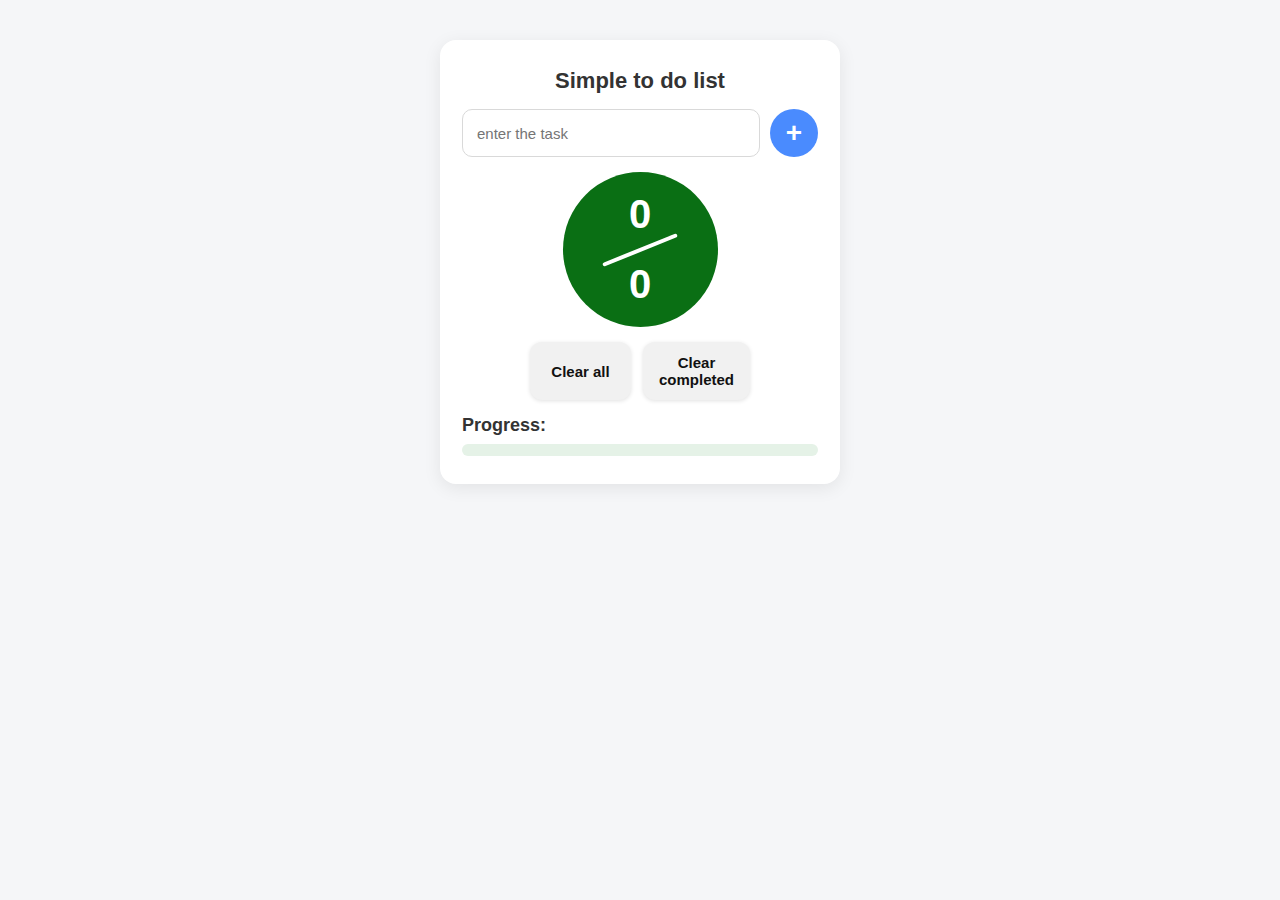
<file: index.html>
<!DOCTYPE html>
<html lang="en">
<head>
    <meta charset="UTF-8">
    <meta name="viewport" content="width=device-width, initial-scale=1.0">
    <title>Document</title>
    <link rel="stylesheet" href="color.css">
</head>
<body>
    <div class="container">
        <div class="main">
            <h2>Simple to do list</h2>
            <div class="box1">
                <input type="text" placeholder="enter the task" id="task" required></input>
                <button id="sub">+</button>
            </div>
            <div class="display">
                <p id="taskDone">0</p>
                <span></span>
                <p id="totalTasks">0</p>
            </div>
            <div class="clearTasks">
                <button id="clearAll">Clear all</button>
                <button id="clearCompleted">Clear completed</button>
            </div>
            <div class="progress">
                <p>Progress:</p>
                <div class="progressbar">
                    <div class="done"></div>
                </div>
            </div>
        </div>
    </div>
    <script src="script.js"></script>
</body>
</html>
</file>
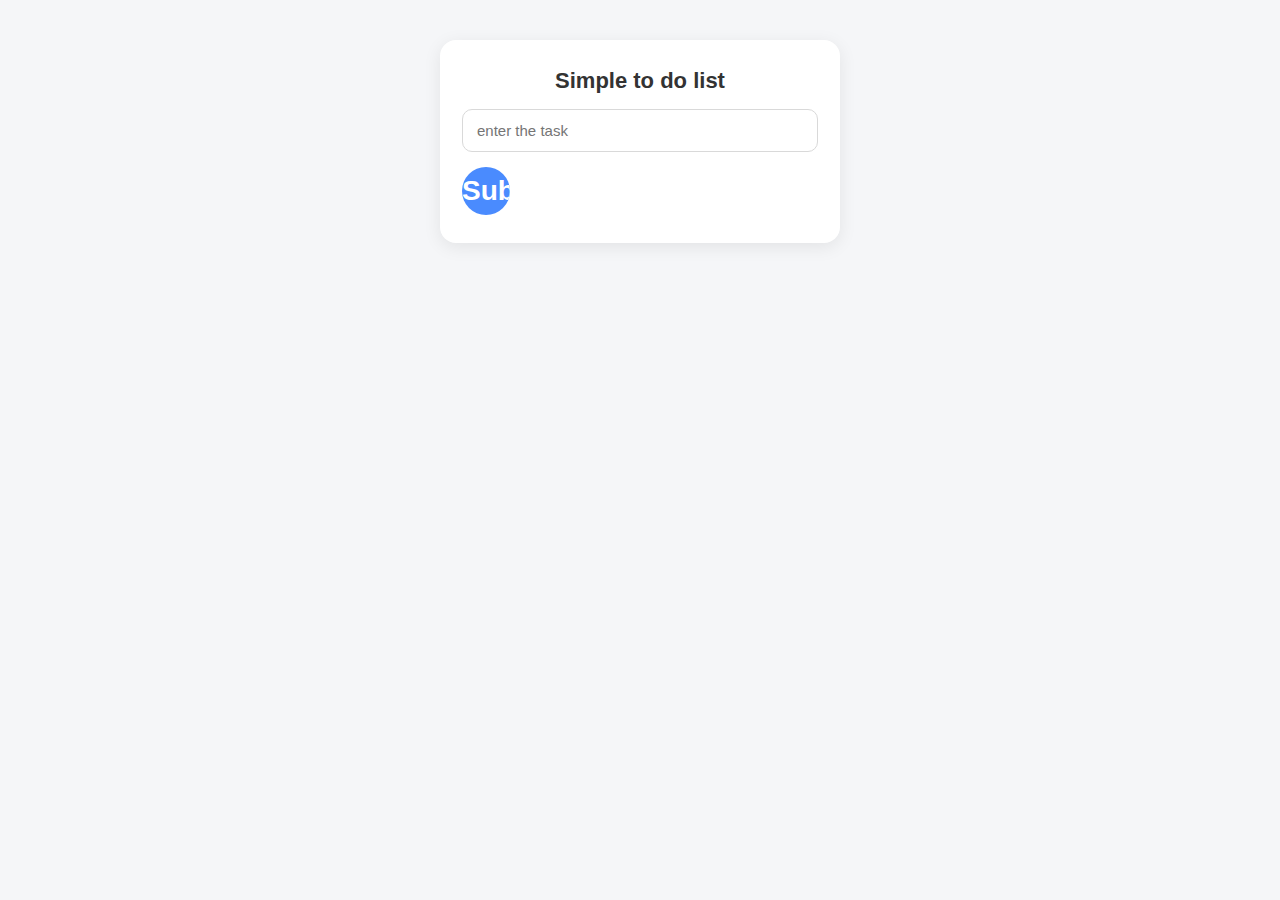
<file: new.html>
<!DOCTYPE html>
<html lang="en">
<head>
    <meta charset="UTF-8">
    <meta name="viewport" content="width=device-width, initial-scale=1.0">
    <title>Document</title>
    <link rel="stylesheet" href="color.css">
</head>
<body>
    <div class="container">
        <div class="main">
            <h2>Simple to do list</h2>
            <input type="text" placeholder="enter the task" id="task" required>
            <input type="submit" id="sub">
        </div>
    </div>
    <script src="script.js"></script>
</body>
</html>
</file>
<file: color.css>
* {
  margin: 0;
  padding: 0;
  box-sizing: border-box;
  font-family: "Inter", sans-serif;
}

body {
  background: #f5f6f8;
  min-height: 100vh;
  display: flex;
  justify-content: center;
  padding-top: 40px;
}

.container {
  width: 100%;
  max-width: 400px;
}

.main {
  display: grid;
  grid-template-columns: 1fr;
  row-gap: 15px;
  background: #ffffff;
  padding: 28px 22px;
  border-radius: 16px;
  box-shadow: 0 4px 18px rgba(0,0,0,0.08);
}

.main h2 {
  font-size: 22px;
  font-weight: 700;
  text-align: center;
  color: #333;
}
.main>p{
    text-align:center;
}
.box1 {
  display: flex;
  gap: 10px;
}

#task {
  flex: 1;
  padding: 12px 14px;
  border-radius: 10px;
  border: 1px solid #d9d9d9;
  font-size: 15px;
  transition: border-color .2s ease;
}

#task:focus {
  border-color: #4a8bfe;
  outline: none;
}

#sub {
  width: 48px;
  height: 48px;
  border: none;
  border-radius: 50%;
  background: #4a8bfe;
  color: #fff;
  font-size: 28px;
  font-weight: 600;
  cursor: pointer;
  transition: 0.25s ease;
}

#sub:hover {
  background: #2f6ff0;
  transform: scale(1.05);
}

.display {
  width: 155px;
  height: 155px;
  margin: 0 auto;
  background: #0a6f14;
  border-radius: 50%;
  position: relative;
  display: flex;
  align-items: center;
  justify-content: center;
}

.display p {
  position: absolute;
  color: #fff;
  font-size: 40px;
  font-weight: 600;
}

#taskDone { top: 20px; left: 50%; transform: translateX(-50%) }
#totalTasks { bottom: 20px; left: 50%; transform: translateX(-50%) }

.display span {
  width: 80px;
  height: 4px;
  background: white;
  border-radius: 8px;
  transform: rotate(-22deg);
}

.clearTasks {
  display: flex;
  gap: 12px;
  width: 100%;
  max-width: 220px;
  margin:0 auto;
}

#clearAll,#clearCompleted {
  padding: 12px 16px;
  width:50%;
  font-size: 15px;
  font-weight: 600;
  border: none;
  border-radius: 12px;
  cursor: pointer;
  transition: 0.2s ease;
  background: #f1f1f1;
  color: #111;
  box-shadow: 0 1px 4px rgba(0,0,0,0.12);
}

#clearAll:hover {
  background: rgba(255, 80, 80, .18);
  color: #b90000;
}

#clearCompleted:hover {
  background: rgba(80, 150, 255, .18);
  color: #0054d1;
}

.progress {
  display: flex;
  flex-direction: column;
  gap: 8px;
}

.progress p {
  font-size: 18px;
  font-weight: 600;
  color: #333;
}

.progressbar {
  width: 100%;
  height: 12px;
  border-radius: 8px;
  background: #e5f2e7;
  overflow: hidden;
}

.done {
  height: 100%;
  width: 0%;
  background: linear-gradient(90deg, #2ca02c, #0a6f14);
  border-radius: 8px;
  transition: width 0.3s ease;
}

.task {
  display: flex;
  align-items: center;
  justify-content: space-between;
  background: #ffffff;
  border: 1px solid #e3e3e3;
  padding: 12px 14px;
  border-radius: 12px;
  margin-top: 14px;
  box-shadow: 0 2px 10px rgba(0,0,0,0.05);
  transition: transform 0.2s ease;
}

.task:hover {
  transform: translateY(-2px);
}

.task p {
  flex: 1;
  margin-left: 8px;
  font-size: 15px;
  color: #333;
}

.task button {
  border: none;
  padding: 6px 10px;
  margin-left: 6px;
  border-radius: 8px;
  cursor: pointer;
  transition: background .2s ease;
}

.task .remove-btn {
  background: #e63c3c;
}

.task .remove-btn:hover {
  background: #d62828;
}

.task .update-btn {
  background: #4a8bfe;
}

.task .update-btn:hover {
  background: #2f6ff0;
}
</file>
